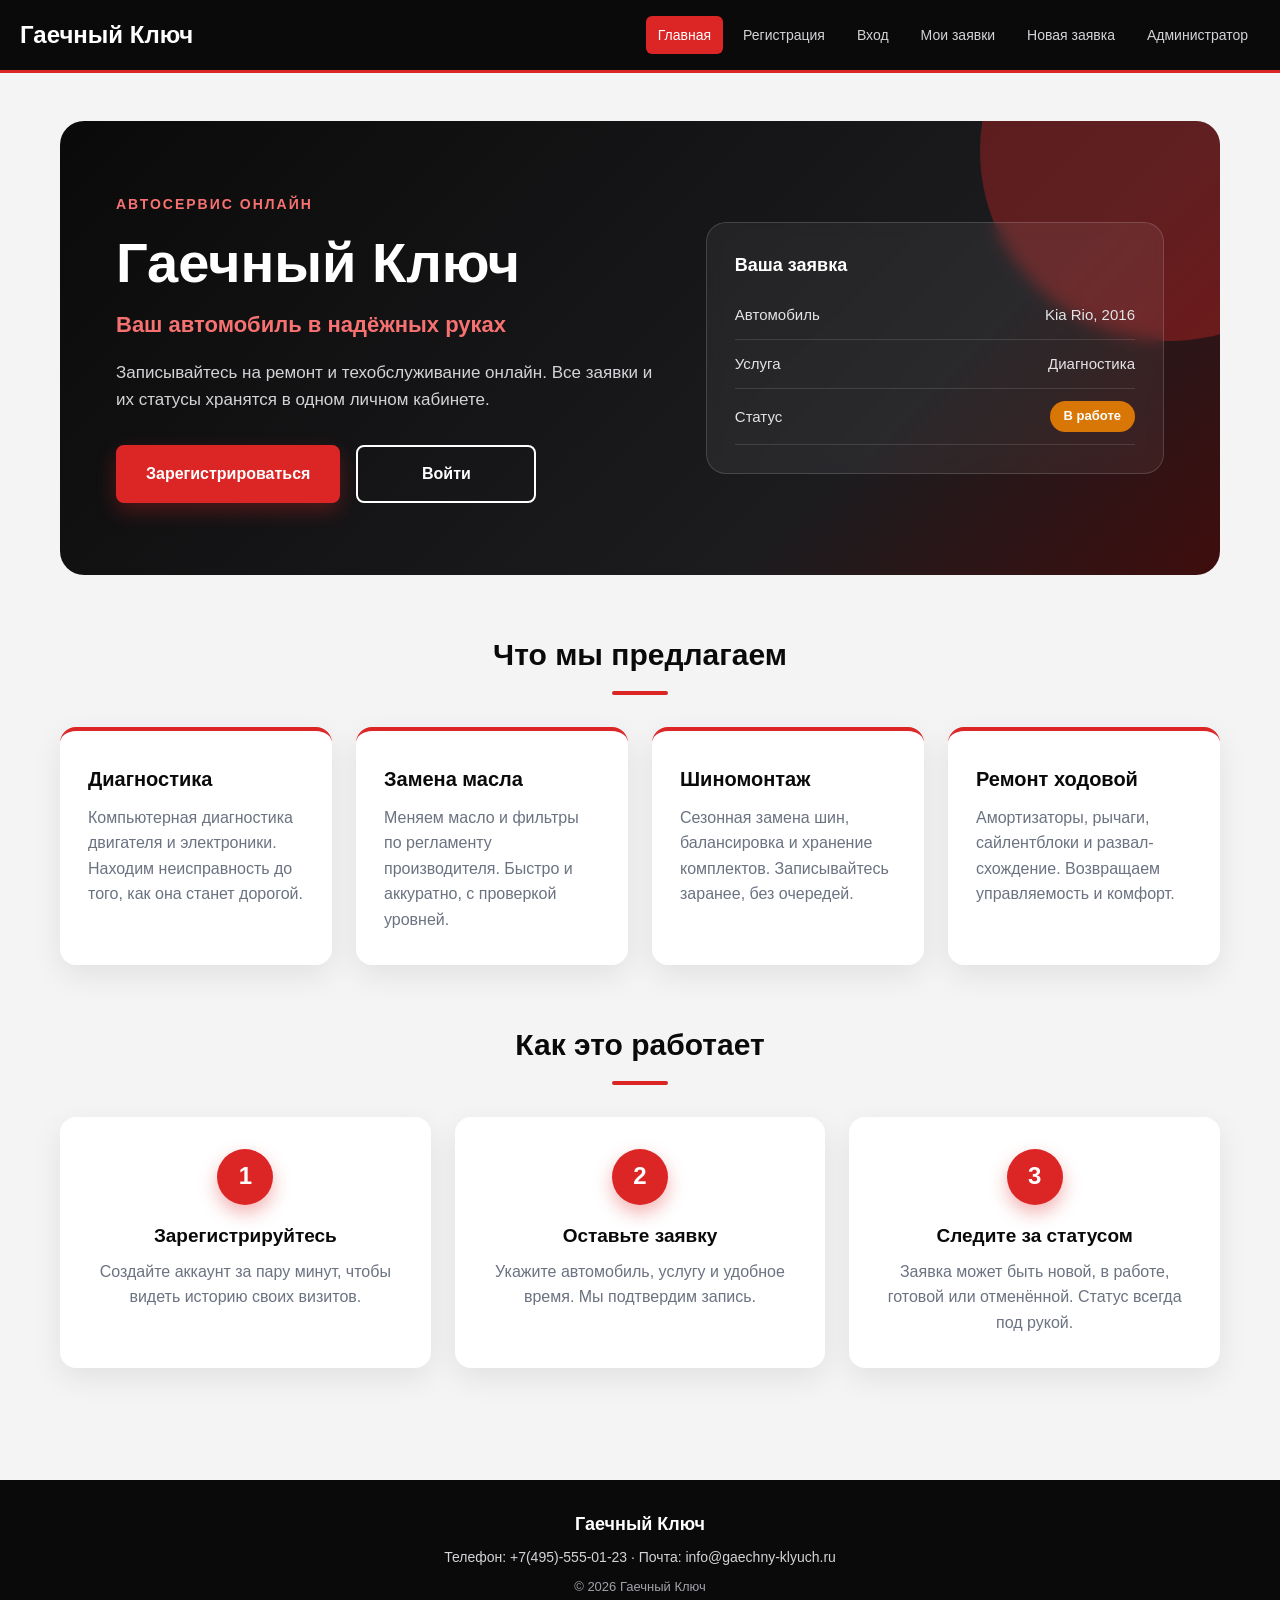
<file: index.html>
<!DOCTYPE html>
<html lang="ru">

<head>
    <meta charset="UTF-8">
    <meta name="viewport" content="width=device-width, initial-scale=1.0">
    <title>Главная | Гаечный Ключ</title>
    <link rel="stylesheet" href="css/style.css">
</head>

<body>
    <header class="header">
        <a class="header__logo" href="index.html">Гаечный Ключ</a>
        <nav class="header__nav">
            <a class="header__link header__link--active" href="index.html">Главная</a>
            <a class="header__link" href="register.html">Регистрация</a>
            <a class="header__link" href="login.html">Вход</a>
            <a class="header__link" href="orders.html">Мои заявки</a>
            <a class="header__link" href="create.html">Новая заявка</a>
            <a class="header__link" href="admin.html">Администратор</a>
        </nav>
    </header>

    <main class="main">
        <section class="hero">
            <div class="hero__content">
                <p class="hero__eyebrow">Автосервис онлайн</p>
                <h1 class="hero__title">Гаечный Ключ</h1>
                <p class="hero__slogan">Ваш автомобиль в надёжных руках</p>
                <p class="hero__text">Записывайтесь на ремонт и техобслуживание онлайн. Все заявки и их статусы хранятся
                    в одном личном кабинете.</p>
                <div class="hero__buttons">
                    <a class="button" href="register.html">Зарегистрироваться</a>
                    <a class="button button--outline" href="login.html">Войти</a>
                </div>
            </div>
            <div class="hero__panel">
                <p class="hero__panel-title">Ваша заявка</p>
                <div class="hero__panel-row"><span>Автомобиль</span><span>Kia Rio, 2016</span></div>
                <div class="hero__panel-row"><span>Услуга</span><span>Диагностика</span></div>
                <div class="hero__panel-row"><span>Статус</span><span class="status status--work">В работе</span></div>
            </div>
        </section>

        <section>
            <h2 class="section-title">Что мы предлагаем</h2>
            <div class="cards">
                <article class="service-card">
                    <h3 class="service-card__title">Диагностика</h3>
                    <p class="service-card__text">Компьютерная диагностика двигателя и электроники. Находим
                        неисправность до того, как она станет дорогой.</p>
                </article>
                <article class="service-card">
                    <h3 class="service-card__title">Замена масла</h3>
                    <p class="service-card__text">Меняем масло и фильтры по регламенту производителя. Быстро и
                        аккуратно, с проверкой уровней.</p>
                </article>
                <article class="service-card">
                    <h3 class="service-card__title">Шиномонтаж</h3>
                    <p class="service-card__text">Сезонная замена шин, балансировка и хранение комплектов. Записывайтесь
                        заранее, без очередей.</p>
                </article>
                <article class="service-card">
                    <h3 class="service-card__title">Ремонт ходовой</h3>
                    <p class="service-card__text">Амортизаторы, рычаги, сайлентблоки и развал-схождение. Возвращаем
                        управляемость и комфорт.</p>
                </article>
            </div>
        </section>

        <section>
            <h2 class="section-title">Как это работает</h2>
            <div class="cards">
                <div class="step">
                    <span class="step__number">1</span>
                    <h3 class="step__title">Зарегистрируйтесь</h3>
                    <p class="step__text">Создайте аккаунт за пару минут, чтобы видеть историю своих визитов.</p>
                </div>
                <div class="step">
                    <span class="step__number">2</span>
                    <h3 class="step__title">Оставьте заявку</h3>
                    <p class="step__text">Укажите автомобиль, услугу и удобное время. Мы подтвердим запись.</p>
                </div>
                <div class="step">
                    <span class="step__number">3</span>
                    <h3 class="step__title">Следите за статусом</h3>
                    <p class="step__text">Заявка может быть новой, в работе, готовой или отменённой. Статус всегда под
                        рукой.</p>
                </div>
            </div>
        </section>
    </main>

    <footer class="footer">
        <p class="footer__name">Гаечный Ключ</p>
        <p class="footer__text">Телефон: +7(495)-555-01-23 · Почта: info@gaechny-klyuch.ru</p>
        <p class="footer__year">© 2026 Гаечный Ключ</p>
    </footer>
</body>

</html>
</file>
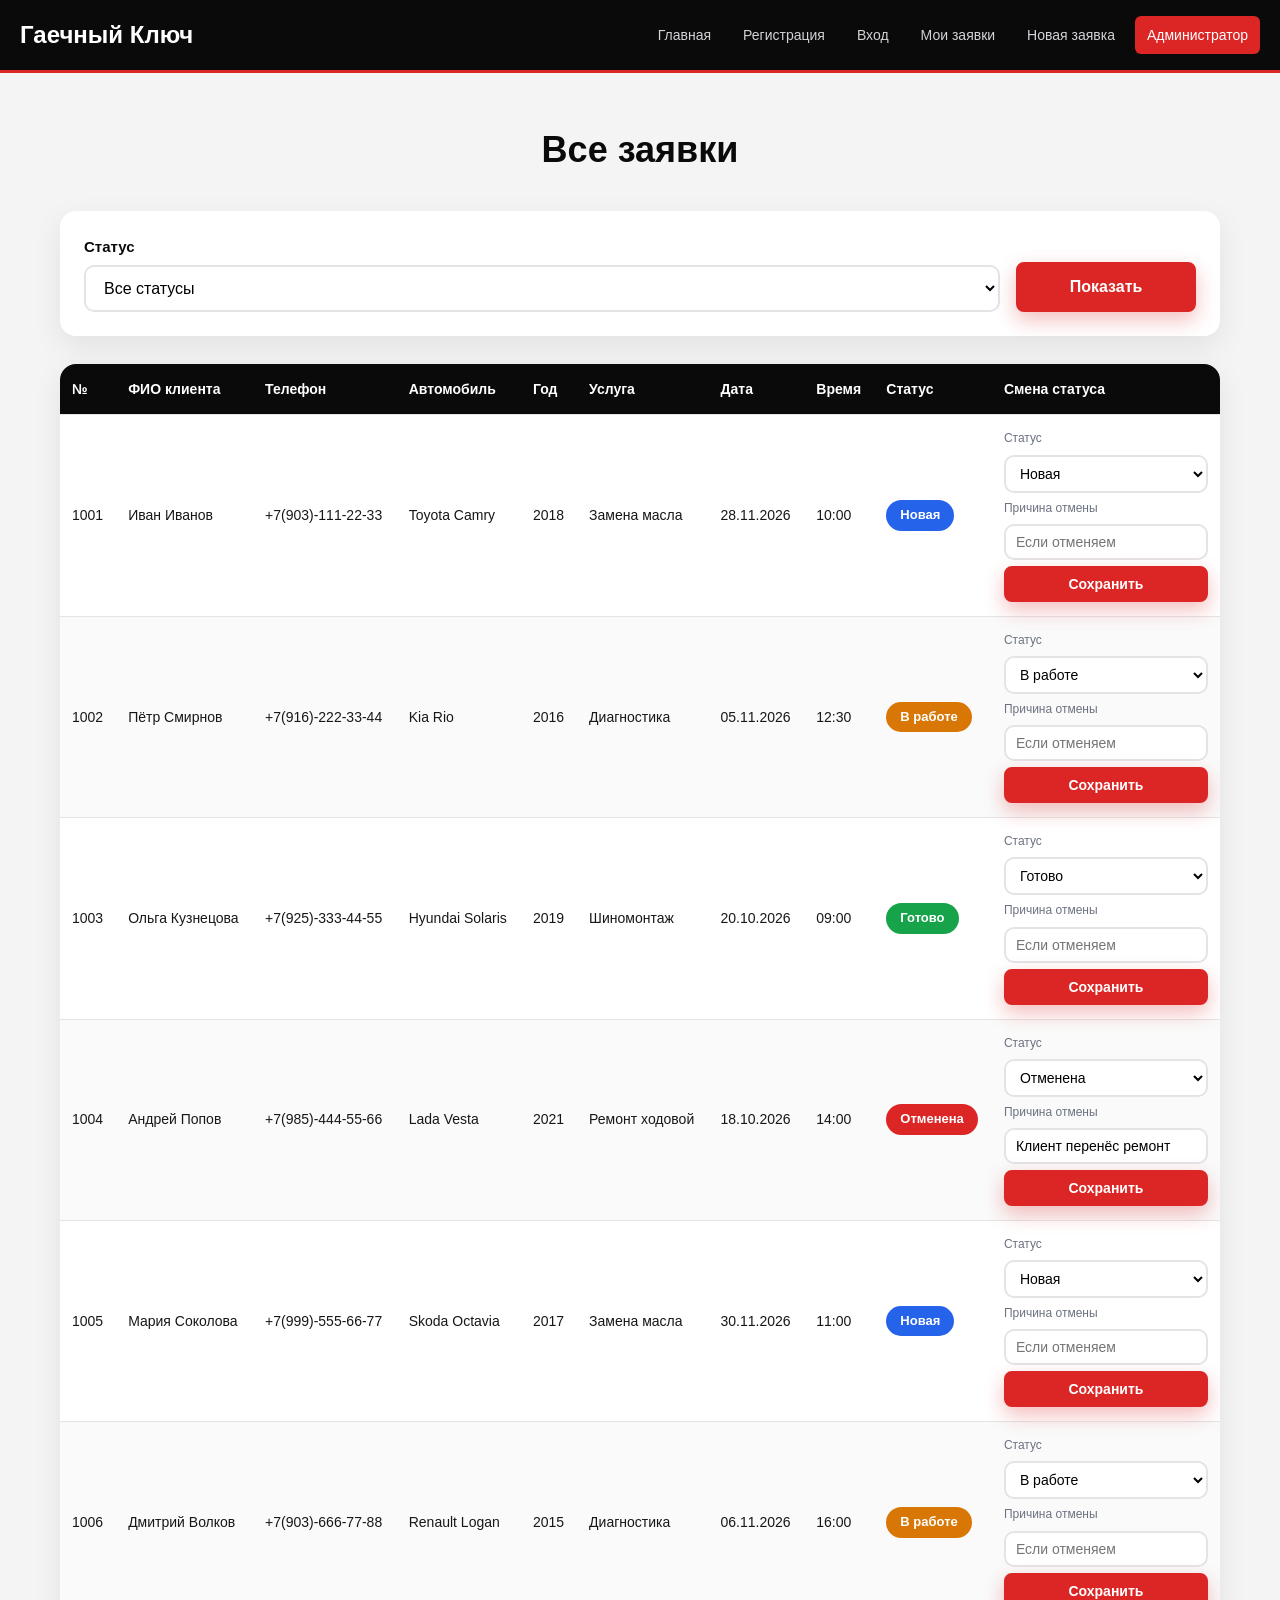
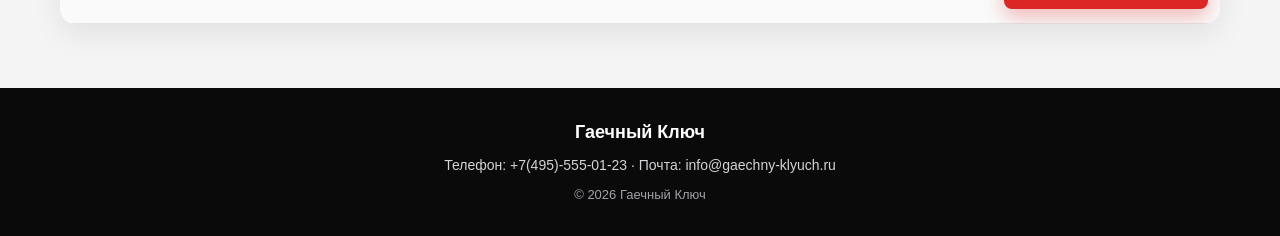
<file: admin.html>
<!DOCTYPE html>
<html lang="ru">

<head>
    <meta charset="UTF-8">
    <meta name="viewport" content="width=device-width, initial-scale=1.0">
    <title>Администратор | Гаечный Ключ</title>
    <link rel="stylesheet" href="css/style.css">
</head>

<body>
    <header class="header">
        <a class="header__logo" href="index.html">Гаечный Ключ</a>
        <nav class="header__nav">
            <a class="header__link" href="index.html">Главная</a>
            <a class="header__link" href="register.html">Регистрация</a>
            <a class="header__link" href="login.html">Вход</a>
            <a class="header__link" href="orders.html">Мои заявки</a>
            <a class="header__link" href="create.html">Новая заявка</a>
            <a class="header__link header__link--active" href="admin.html">Администратор</a>
        </nav>
    </header>

    <main class="main">
        <h1 class="page-title">Все заявки</h1>

        <form class="admin-filter" method="get" action="">
            <div class="form__group admin-filter__group">
                <label class="form__label" for="filter-status">Статус</label>
                <select class="form__select" id="filter-status" name="status">
                    <option value="">Все статусы</option>
                    <option value="new">Новая</option>
                    <option value="work">В работе</option>
                    <option value="done">Готово</option>
                    <option value="cancel">Отменена</option>
                </select>
            </div>
            <button class="button" type="submit">Показать</button>
        </form>

        <div class="table-wrap">
            <table class="table">
                <thead>
                    <tr>
                        <th>№</th>
                        <th>ФИО клиента</th>
                        <th>Телефон</th>
                        <th>Автомобиль</th>
                        <th>Год</th>
                        <th>Услуга</th>
                        <th>Дата</th>
                        <th>Время</th>
                        <th>Статус</th>
                        <th>Смена статуса</th>
                    </tr>
                </thead>
                <tbody>
                    <tr>
                        <td>1001</td>
                        <td>Иван Иванов</td>
                        <td>+7(903)-111-22-33</td>
                        <td>Toyota Camry</td>
                        <td>2018</td>
                        <td>Замена масла</td>
                        <td>28.11.2026</td>
                        <td>10:00</td>
                        <td><span class="status status--new">Новая</span></td>
                        <td>
                            <form class="table__form" method="post" action="">
                                <label class="table__label" for="status-1001">Статус</label>
                                <select class="form__select table__select" id="status-1001" name="status-1001">
                                    <option value="new" selected>Новая</option>
                                    <option value="work">В работе</option>
                                    <option value="done">Готово</option>
                                    <option value="cancel">Отменена</option>
                                </select>
                                <label class="table__label" for="cancel-1001">Причина отмены</label>
                                <input class="form__input table__input" type="text" id="cancel-1001" name="cancel-1001"
                                    placeholder="Если отменяем">
                                <button class="button table__button" type="submit">Сохранить</button>
                            </form>
                        </td>
                    </tr>
                    <tr>
                        <td>1002</td>
                        <td>Пётр Смирнов</td>
                        <td>+7(916)-222-33-44</td>
                        <td>Kia Rio</td>
                        <td>2016</td>
                        <td>Диагностика</td>
                        <td>05.11.2026</td>
                        <td>12:30</td>
                        <td><span class="status status--work">В работе</span></td>
                        <td>
                            <form class="table__form" method="post" action="">
                                <label class="table__label" for="status-1002">Статус</label>
                                <select class="form__select table__select" id="status-1002" name="status-1002">
                                    <option value="new">Новая</option>
                                    <option value="work" selected>В работе</option>
                                    <option value="done">Готово</option>
                                    <option value="cancel">Отменена</option>
                                </select>
                                <label class="table__label" for="cancel-1002">Причина отмены</label>
                                <input class="form__input table__input" type="text" id="cancel-1002" name="cancel-1002"
                                    placeholder="Если отменяем">
                                <button class="button table__button" type="submit">Сохранить</button>
                            </form>
                        </td>
                    </tr>
                    <tr>
                        <td>1003</td>
                        <td>Ольга Кузнецова</td>
                        <td>+7(925)-333-44-55</td>
                        <td>Hyundai Solaris</td>
                        <td>2019</td>
                        <td>Шиномонтаж</td>
                        <td>20.10.2026</td>
                        <td>09:00</td>
                        <td><span class="status status--done">Готово</span></td>
                        <td>
                            <form class="table__form" method="post" action="">
                                <label class="table__label" for="status-1003">Статус</label>
                                <select class="form__select table__select" id="status-1003" name="status-1003">
                                    <option value="new">Новая</option>
                                    <option value="work">В работе</option>
                                    <option value="done" selected>Готово</option>
                                    <option value="cancel">Отменена</option>
                                </select>
                                <label class="table__label" for="cancel-1003">Причина отмены</label>
                                <input class="form__input table__input" type="text" id="cancel-1003" name="cancel-1003"
                                    placeholder="Если отменяем">
                                <button class="button table__button" type="submit">Сохранить</button>
                            </form>
                        </td>
                    </tr>
                    <tr>
                        <td>1004</td>
                        <td>Андрей Попов</td>
                        <td>+7(985)-444-55-66</td>
                        <td>Lada Vesta</td>
                        <td>2021</td>
                        <td>Ремонт ходовой</td>
                        <td>18.10.2026</td>
                        <td>14:00</td>
                        <td><span class="status status--cancel">Отменена</span></td>
                        <td>
                            <form class="table__form" method="post" action="">
                                <label class="table__label" for="status-1004">Статус</label>
                                <select class="form__select table__select" id="status-1004" name="status-1004">
                                    <option value="new">Новая</option>
                                    <option value="work">В работе</option>
                                    <option value="done">Готово</option>
                                    <option value="cancel" selected>Отменена</option>
                                </select>
                                <label class="table__label" for="cancel-1004">Причина отмены</label>
                                <input class="form__input table__input" type="text" id="cancel-1004" name="cancel-1004"
                                    placeholder="Если отменяем" value="Клиент перенёс ремонт">
                                <button class="button table__button" type="submit">Сохранить</button>
                            </form>
                        </td>
                    </tr>
                    <tr>
                        <td>1005</td>
                        <td>Мария Соколова</td>
                        <td>+7(999)-555-66-77</td>
                        <td>Skoda Octavia</td>
                        <td>2017</td>
                        <td>Замена масла</td>
                        <td>30.11.2026</td>
                        <td>11:00</td>
                        <td><span class="status status--new">Новая</span></td>
                        <td>
                            <form class="table__form" method="post" action="">
                                <label class="table__label" for="status-1005">Статус</label>
                                <select class="form__select table__select" id="status-1005" name="status-1005">
                                    <option value="new" selected>Новая</option>
                                    <option value="work">В работе</option>
                                    <option value="done">Готово</option>
                                    <option value="cancel">Отменена</option>
                                </select>
                                <label class="table__label" for="cancel-1005">Причина отмены</label>
                                <input class="form__input table__input" type="text" id="cancel-1005" name="cancel-1005"
                                    placeholder="Если отменяем">
                                <button class="button table__button" type="submit">Сохранить</button>
                            </form>
                        </td>
                    </tr>
                    <tr>
                        <td>1006</td>
                        <td>Дмитрий Волков</td>
                        <td>+7(903)-666-77-88</td>
                        <td>Renault Logan</td>
                        <td>2015</td>
                        <td>Диагностика</td>
                        <td>06.11.2026</td>
                        <td>16:00</td>
                        <td><span class="status status--work">В работе</span></td>
                        <td>
                            <form class="table__form" method="post" action="">
                                <label class="table__label" for="status-1006">Статус</label>
                                <select class="form__select table__select" id="status-1006" name="status-1006">
                                    <option value="new">Новая</option>
                                    <option value="work" selected>В работе</option>
                                    <option value="done">Готово</option>
                                    <option value="cancel">Отменена</option>
                                </select>
                                <label class="table__label" for="cancel-1006">Причина отмены</label>
                                <input class="form__input table__input" type="text" id="cancel-1006" name="cancel-1006"
                                    placeholder="Если отменяем">
                                <button class="button table__button" type="submit">Сохранить</button>
                            </form>
                        </td>
                    </tr>
                </tbody>
            </table>
        </div>
    </main>

    <footer class="footer">
        <p class="footer__name">Гаечный Ключ</p>
        <p class="footer__text">Телефон: +7(495)-555-01-23 · Почта: info@gaechny-klyuch.ru</p>
        <p class="footer__year">© 2026 Гаечный Ключ</p>
    </footer>
</body>

</html>
</file>
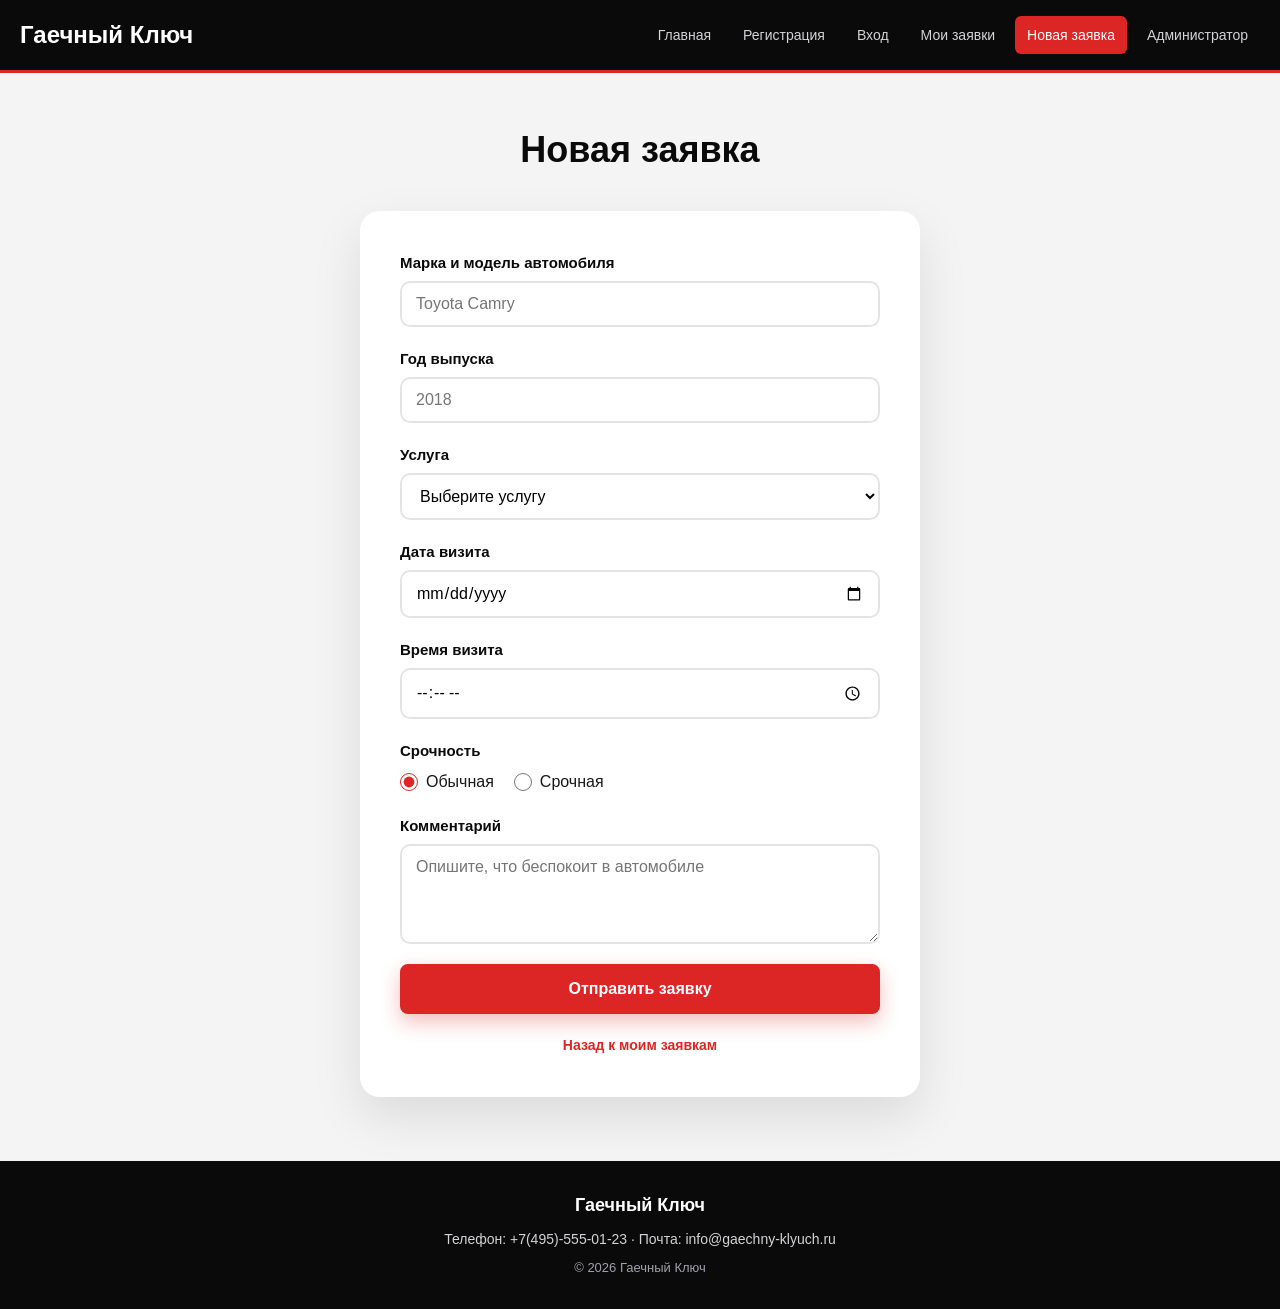
<file: create.html>
<!DOCTYPE html>
<html lang="ru">
<head>
    <meta charset="UTF-8">
    <meta name="viewport" content="width=device-width, initial-scale=1.0">
    <title>Новая заявка | Гаечный Ключ</title>
    <link rel="stylesheet" href="css/style.css">
</head>
<body>
    <header class="header">
        <a class="header__logo" href="index.html">Гаечный Ключ</a>
        <nav class="header__nav">
            <a class="header__link" href="index.html">Главная</a>
            <a class="header__link" href="register.html">Регистрация</a>
            <a class="header__link" href="login.html">Вход</a>
            <a class="header__link" href="orders.html">Мои заявки</a>
            <a class="header__link header__link--active" href="create.html">Новая заявка</a>
            <a class="header__link" href="admin.html">Администратор</a>
        </nav>
    </header>

    <main class="main">
        <h1 class="page-title">Новая заявка</h1>

        <form class="form form--create" method="post" action="">
            <div class="form__group">
                <label class="form__label" for="car">Марка и модель автомобиля</label>
                <input class="form__input" type="text" id="car" name="car"
                       placeholder="Toyota Camry" required>
            </div>

            <div class="form__group">
                <label class="form__label" for="year">Год выпуска</label>
                <input class="form__input" type="number" id="year" name="year"
                       placeholder="2018" min="1990" max="2026" required>
            </div>

            <div class="form__group">
                <label class="form__label" for="service">Услуга</label>
                <select class="form__select" id="service" name="service" required>
                    <option value="" disabled selected>Выберите услугу</option>
                    <option value="diagnostics">Диагностика</option>
                    <option value="oil">Замена масла</option>
                    <option value="tire">Шиномонтаж</option>
                    <option value="suspension">Ремонт ходовой</option>
                </select>
            </div>

            <div class="form__group">
                <label class="form__label" for="date">Дата визита</label>
                <input class="form__input" type="date" id="date" name="date" required>
            </div>

            <div class="form__group">
                <label class="form__label" for="time">Время визита</label>
                <input class="form__input" type="time" id="time" name="time" required>
            </div>

            <fieldset class="form__fieldset">
                <legend class="form__legend">Срочность</legend>
                <div class="form__options">
                    <div class="form__option">
                        <input type="radio" id="urgency-normal" name="urgency" value="normal" checked>
                        <label for="urgency-normal">Обычная</label>
                    </div>
                    <div class="form__option">
                        <input type="radio" id="urgency-urgent" name="urgency" value="urgent">
                        <label for="urgency-urgent">Срочная</label>
                    </div>
                </div>
            </fieldset>

            <div class="form__group">
                <label class="form__label" for="comment">Комментарий</label>
                <textarea class="form__textarea" id="comment" name="comment"
                          placeholder="Опишите, что беспокоит в автомобиле"></textarea>
            </div>

            <button class="button button--wide" type="submit">Отправить заявку</button>

            <p class="form__link"><a href="orders.html">Назад к моим заявкам</a></p>
        </form>
    </main>

    <footer class="footer">
        <p class="footer__name">Гаечный Ключ</p>
        <p class="footer__text">Телефон: +7(495)-555-01-23 · Почта: info@gaechny-klyuch.ru</p>
        <p class="footer__year">© 2026 Гаечный Ключ</p>
    </footer>
</body>
</html>
</file>
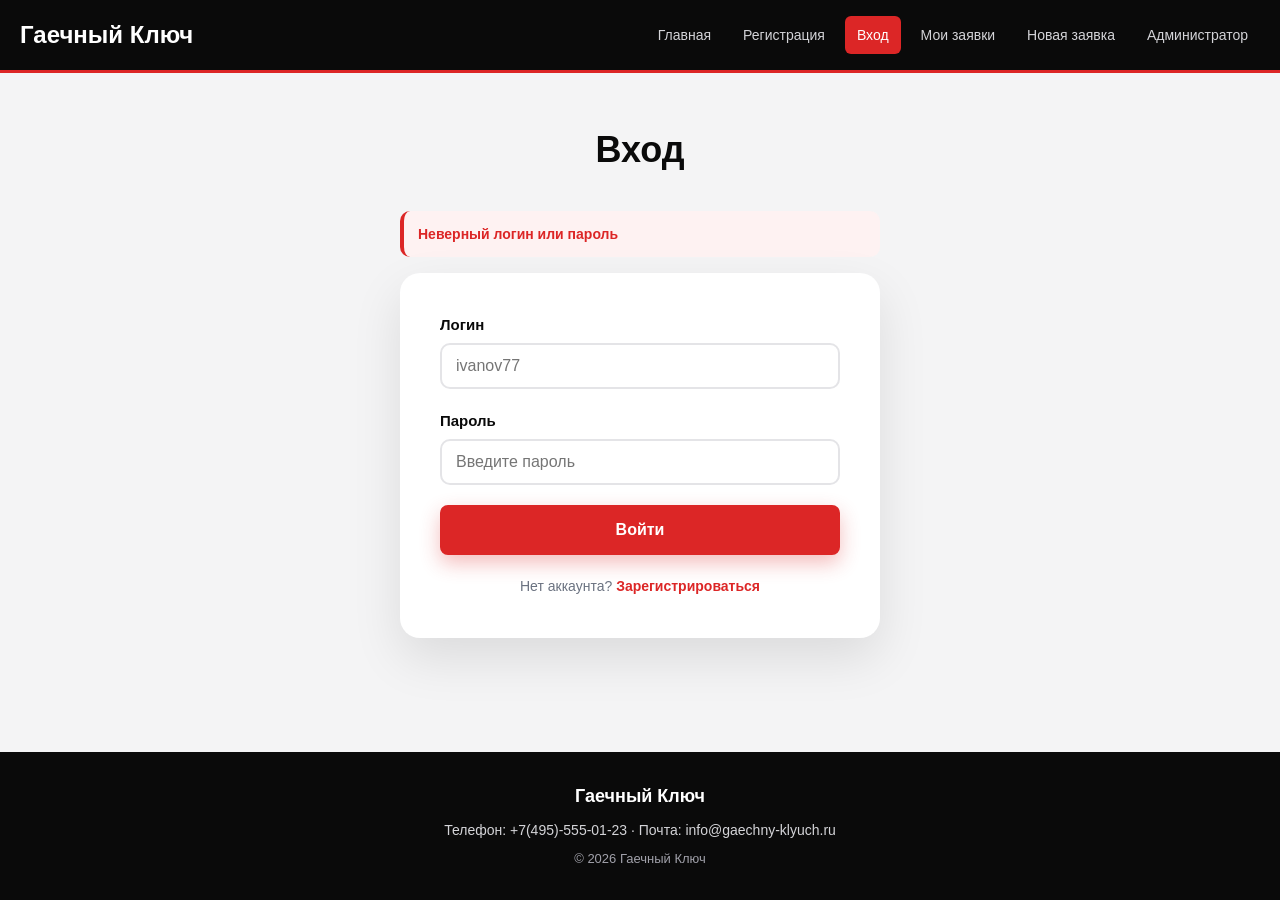
<file: login.html>
<!DOCTYPE html>
<html lang="ru">
<head>
    <meta charset="UTF-8">
    <meta name="viewport" content="width=device-width, initial-scale=1.0">
    <title>Вход | Гаечный Ключ</title>
    <link rel="stylesheet" href="css/style.css">
</head>
<body>
    <header class="header">
        <a class="header__logo" href="index.html">Гаечный Ключ</a>
        <nav class="header__nav">
            <a class="header__link" href="index.html">Главная</a>
            <a class="header__link" href="register.html">Регистрация</a>
            <a class="header__link header__link--active" href="login.html">Вход</a>
            <a class="header__link" href="orders.html">Мои заявки</a>
            <a class="header__link" href="create.html">Новая заявка</a>
            <a class="header__link" href="admin.html">Администратор</a>
        </nav>
    </header>

    <main class="main">
        <h1 class="page-title">Вход</h1>

        <div class="login">
            <p class="form__error login__alert">Неверный логин или пароль</p>

            <form class="form" method="post" action="">
                <div class="form__group">
                    <label class="form__label" for="login">Логин</label>
                    <input class="form__input" type="text" id="login" name="login"
                           placeholder="ivanov77" required>
                </div>

                <div class="form__group">
                    <label class="form__label" for="password">Пароль</label>
                    <input class="form__input" type="password" id="password" name="password"
                           placeholder="Введите пароль" required>
                </div>

                <button class="button button--wide" type="submit">Войти</button>

                <p class="form__link">Нет аккаунта? <a href="register.html">Зарегистрироваться</a></p>
            </form>
        </div>
    </main>

    <footer class="footer">
        <p class="footer__name">Гаечный Ключ</p>
        <p class="footer__text">Телефон: +7(495)-555-01-23 · Почта: info@gaechny-klyuch.ru</p>
        <p class="footer__year">© 2026 Гаечный Ключ</p>
    </footer>
</body>
</html>
</file>
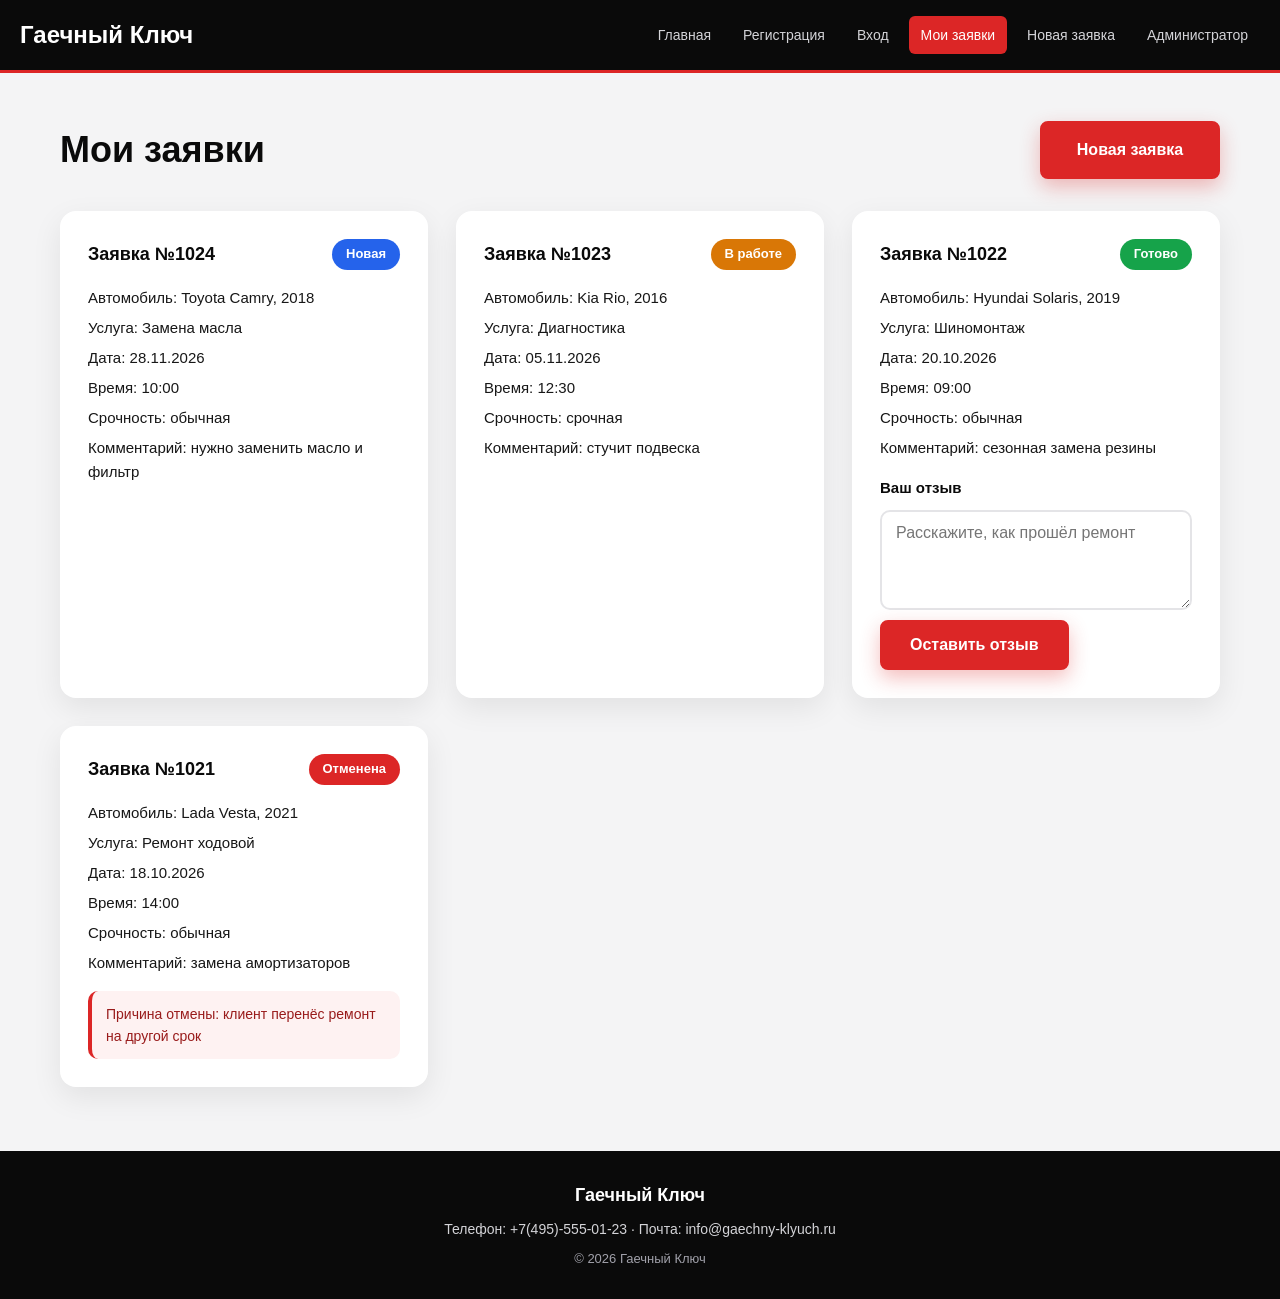
<file: orders.html>
<!DOCTYPE html>
<html lang="ru">

<head>
    <meta charset="UTF-8">
    <meta name="viewport" content="width=device-width, initial-scale=1.0">
    <title>Мои заявки | Гаечный Ключ</title>
    <link rel="stylesheet" href="css/style.css">
</head>

<body>
    <header class="header">
        <a class="header__logo" href="index.html">Гаечный Ключ</a>
        <nav class="header__nav">
            <a class="header__link" href="index.html">Главная</a>
            <a class="header__link" href="register.html">Регистрация</a>
            <a class="header__link" href="login.html">Вход</a>
            <a class="header__link header__link--active" href="orders.html">Мои заявки</a>
            <a class="header__link" href="create.html">Новая заявка</a>
            <a class="header__link" href="admin.html">Администратор</a>
        </nav>
    </header>

    <main class="main">
        <div class="orders__header">
            <h1 class="page-title">Мои заявки</h1>
            <a class="button" href="create.html">Новая заявка</a>
        </div>

        <div class="orders__list">
            <article class="order-card">
                <div class="order-card__top">
                    <span class="order-card__number">Заявка №1024</span>
                    <span class="status status--new">Новая</span>
                </div>
                <ul class="order-card__list">
                    <li>Автомобиль: Toyota Camry, 2018</li>
                    <li>Услуга: Замена масла</li>
                    <li>Дата: 28.11.2026</li>
                    <li>Время: 10:00</li>
                    <li>Срочность: обычная</li>
                    <li>Комментарий: нужно заменить масло и фильтр</li>
                </ul>
            </article>

            <article class="order-card">
                <div class="order-card__top">
                    <span class="order-card__number">Заявка №1023</span>
                    <span class="status status--work">В работе</span>
                </div>
                <ul class="order-card__list">
                    <li>Автомобиль: Kia Rio, 2016</li>
                    <li>Услуга: Диагностика</li>
                    <li>Дата: 05.11.2026</li>
                    <li>Время: 12:30</li>
                    <li>Срочность: срочная</li>
                    <li>Комментарий: стучит подвеска</li>
                </ul>
            </article>

            <article class="order-card">
                <div class="order-card__top">
                    <span class="order-card__number">Заявка №1022</span>
                    <span class="status status--done">Готово</span>
                </div>
                <ul class="order-card__list">
                    <li>Автомобиль: Hyundai Solaris, 2019</li>
                    <li>Услуга: Шиномонтаж</li>
                    <li>Дата: 20.10.2026</li>
                    <li>Время: 09:00</li>
                    <li>Срочность: обычная</li>
                    <li>Комментарий: сезонная замена резины</li>
                </ul>
                <form class="review" method="post" action="">
                    <label class="form__label" for="review-1022">Ваш отзыв</label>
                    <textarea class="form__textarea" id="review-1022" name="review"
                        placeholder="Расскажите, как прошёл ремонт" required></textarea>
                    <button class="button" type="submit">Оставить отзыв</button>
                </form>
            </article>

            <article class="order-card">
                <div class="order-card__top">
                    <span class="order-card__number">Заявка №1021</span>
                    <span class="status status--cancel">Отменена</span>
                </div>
                <ul class="order-card__list">
                    <li>Автомобиль: Lada Vesta, 2021</li>
                    <li>Услуга: Ремонт ходовой</li>
                    <li>Дата: 18.10.2026</li>
                    <li>Время: 14:00</li>
                    <li>Срочность: обычная</li>
                    <li>Комментарий: замена амортизаторов</li>
                </ul>
                <p class="order-card__cancel">Причина отмены: клиент перенёс ремонт на другой срок</p>
            </article>
        </div>
    </main>

    <footer class="footer">
        <p class="footer__name">Гаечный Ключ</p>
        <p class="footer__text">Телефон: +7(495)-555-01-23 · Почта: info@gaechny-klyuch.ru</p>
        <p class="footer__year">© 2026 Гаечный Ключ</p>
    </footer>
</body>

</html>
</file>
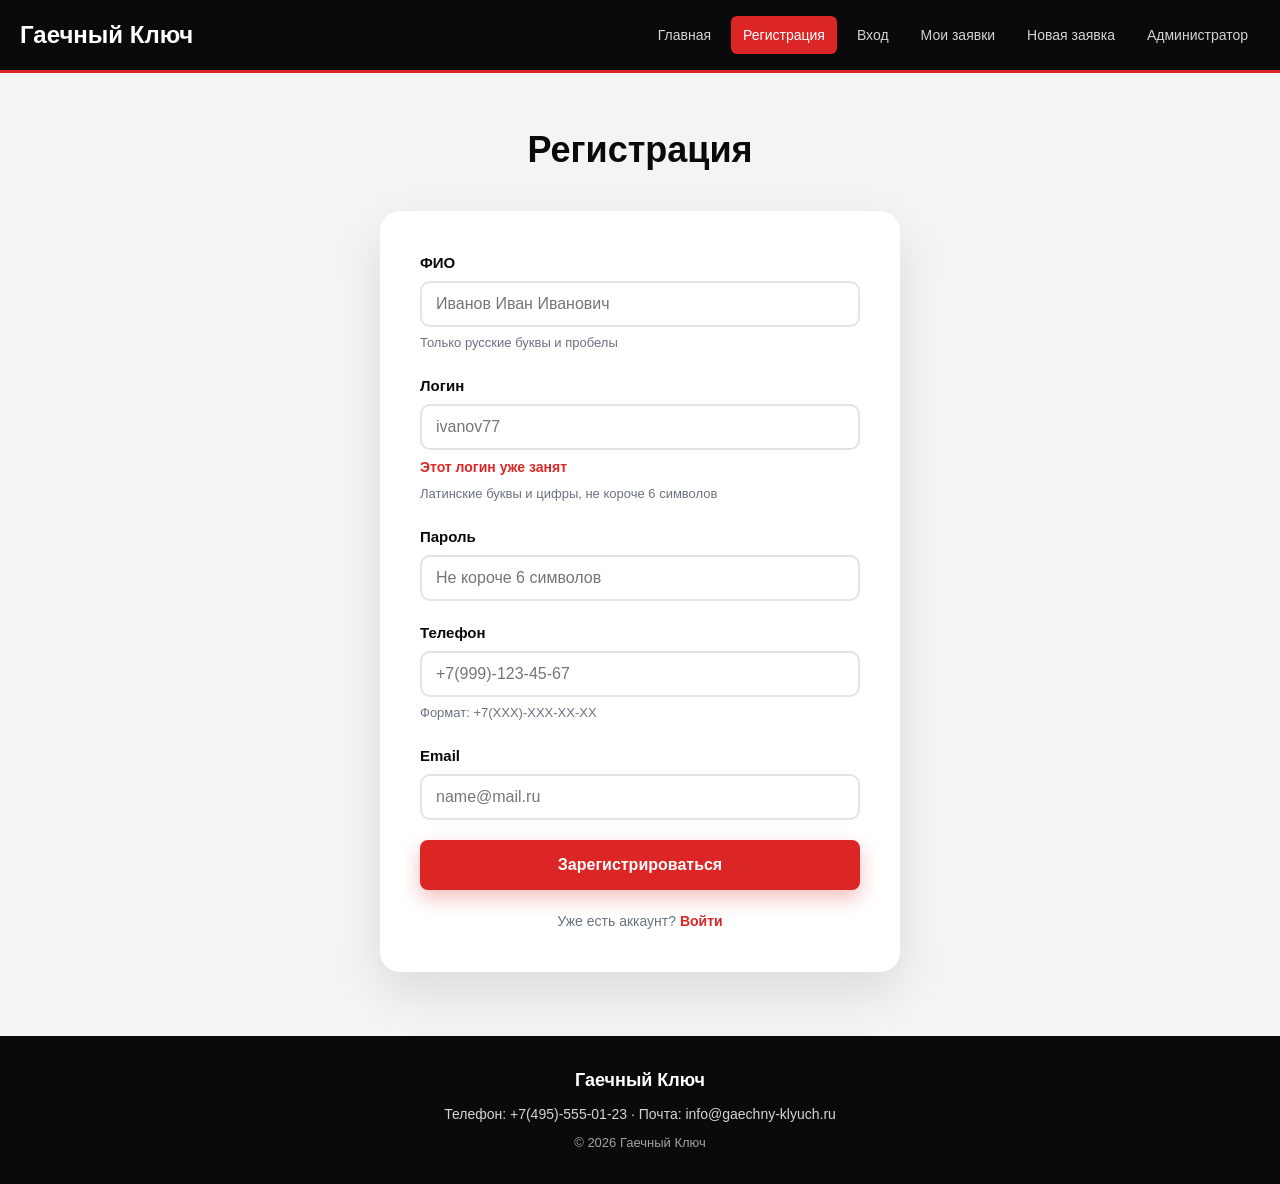
<file: register.html>
<!DOCTYPE html>
<html lang="ru">
<head>
    <meta charset="UTF-8">
    <meta name="viewport" content="width=device-width, initial-scale=1.0">
    <title>Регистрация | Гаечный Ключ</title>
    <link rel="stylesheet" href="css/style.css">
</head>
<body>
    <header class="header">
        <a class="header__logo" href="index.html">Гаечный Ключ</a>
        <nav class="header__nav">
            <a class="header__link" href="index.html">Главная</a>
            <a class="header__link header__link--active" href="register.html">Регистрация</a>
            <a class="header__link" href="login.html">Вход</a>
            <a class="header__link" href="orders.html">Мои заявки</a>
            <a class="header__link" href="create.html">Новая заявка</a>
            <a class="header__link" href="admin.html">Администратор</a>
        </nav>
    </header>

    <main class="main">
        <h1 class="page-title">Регистрация</h1>

        <form class="form form--register" method="post" action="">
            <div class="form__group">
                <label class="form__label" for="fullname">ФИО</label>
                <input class="form__input" type="text" id="fullname" name="fullname"
                       placeholder="Иванов Иван Иванович" pattern="[А-Яа-яЁё ]+" required>
                <span class="form__hint">Только русские буквы и пробелы</span>
            </div>

            <div class="form__group">
                <label class="form__label" for="login">Логин</label>
                <input class="form__input" type="text" id="login" name="login"
                       placeholder="ivanov77" minlength="6" pattern="[A-Za-z0-9]+" required>
                <span class="form__error">Этот логин уже занят</span>
                <span class="form__hint">Латинские буквы и цифры, не короче 6 символов</span>
            </div>

            <div class="form__group">
                <label class="form__label" for="password">Пароль</label>
                <input class="form__input" type="password" id="password" name="password"
                       placeholder="Не короче 6 символов" minlength="6" required>
            </div>

            <div class="form__group">
                <label class="form__label" for="phone">Телефон</label>
                <input class="form__input" type="tel" id="phone" name="phone"
                       placeholder="+7(999)-123-45-67" pattern="\+7\(\d{3}\)-\d{3}-\d{2}-\d{2}" required>
                <span class="form__hint">Формат: +7(XXX)-XXX-XX-XX</span>
            </div>

            <div class="form__group">
                <label class="form__label" for="email">Email</label>
                <input class="form__input" type="email" id="email" name="email"
                       placeholder="name@mail.ru" required>
            </div>

            <button class="button button--wide" type="submit">Зарегистрироваться</button>

            <p class="form__link">Уже есть аккаунт? <a href="login.html">Войти</a></p>
        </form>
    </main>

    <footer class="footer">
        <p class="footer__name">Гаечный Ключ</p>
        <p class="footer__text">Телефон: +7(495)-555-01-23 · Почта: info@gaechny-klyuch.ru</p>
        <p class="footer__year">© 2026 Гаечный Ключ</p>
    </footer>
</body>
</html>
</file>
<file: css/style.css>
:root {
    --color-main: #0a0a0a;
    --color-accent: #dc2626;
    --color-accent-dark: #b91c1c;
    --color-text: #171717;
    --color-bg: #f4f4f5;
    --color-muted: #6b7280;
    --color-border: #e4e4e7;
    --shadow-soft: 0 10px 30px rgba(0, 0, 0, 0.08);
    --shadow-hover: 0 20px 40px rgba(0, 0, 0, 0.16);
    --radius: 16px;
}

/* Общее */

* {
    margin: 0;
    padding: 0;
    box-sizing: border-box;
}

html {
    scroll-behavior: smooth;
}

body {
    font-family: 'Segoe UI', Arial, sans-serif;
    font-size: 16px;
    line-height: 1.6;
    color: var(--color-text);
    background-color: var(--color-bg);
    min-height: 100vh;
    display: flex;
    flex-direction: column;
}

.main {
    flex: 1;
    width: 100%;
    max-width: 1200px;
    margin: 0 auto;
    padding: 48px 20px 64px;
}

.page-title {
    font-size: 36px;
    color: var(--color-main);
    text-align: center;
    margin-bottom: 32px;
    animation: fadeUp 0.6s ease both;
}

.section-title {
    font-size: 30px;
    color: var(--color-main);
    text-align: center;
    margin: 56px 0 32px;
}

.section-title::after {
    content: "";
    display: block;
    width: 56px;
    height: 4px;
    background-color: var(--color-accent);
    border-radius: 4px;
    margin: 12px auto 0;
}

/* Шапка */

.header {
    background-color: var(--color-main);
    border-bottom: 3px solid var(--color-accent);
    padding: 16px 20px;
    display: flex;
    flex-wrap: wrap;
    justify-content: space-between;
    align-items: center;
    gap: 12px;
}

.header__logo {
    color: #ffffff;
    font-size: 24px;
    font-weight: bold;
    text-decoration: none;
}

.header__nav {
    display: flex;
    flex-wrap: wrap;
    gap: 8px;
}

.header__link {
    color: #d4d4d8;
    text-decoration: none;
    padding: 8px 12px;
    border-radius: 6px;
    font-size: 14px;
    transition: background-color 0.2s, color 0.2s;
}

.header__link:hover {
    color: #ffffff;
    background-color: #27272a;
}

.header__link--active {
    color: #ffffff;
    background-color: var(--color-accent);
}

/* Подвал */

.footer {
    background-color: var(--color-main);
    color: #d4d4d8;
    padding: 30px 20px;
    text-align: center;
    font-size: 14px;
}

.footer__name {
    color: #ffffff;
    font-size: 18px;
    font-weight: bold;
    margin-bottom: 8px;
}

.footer__text {
    margin-bottom: 8px;
}

.footer__year {
    color: #a1a1aa;
    font-size: 13px;
}

/* Кнопки */

.button {
    display: inline-flex;
    align-items: center;
    justify-content: center;
    min-width: 180px;
    padding: 14px 28px;
    background-color: var(--color-accent);
    color: #ffffff;
    border: 2px solid var(--color-accent);
    border-radius: 8px;
    font-size: 16px;
    font-weight: bold;
    text-decoration: none;
    text-align: center;
    cursor: pointer;
    box-shadow: 0 8px 20px rgba(220, 38, 38, 0.3);
    transition: transform 0.2s, background-color 0.2s, box-shadow 0.2s;
}

.button:hover {
    background-color: var(--color-accent-dark);
    border-color: var(--color-accent-dark);
    transform: translateY(-2px);
    box-shadow: 0 12px 24px rgba(220, 38, 38, 0.4);
}

.button--wide {
    width: 100%;
}

.button--outline {
    background-color: transparent;
    border-color: #ffffff;
    box-shadow: none;
}

.button--outline:hover {
    background-color: #ffffff;
    border-color: #ffffff;
    color: var(--color-main);
}

/* Формы */

.form {
    width: 100%;
    max-width: 480px;
    margin: 0 auto;
    background-color: #ffffff;
    padding: 40px;
    border-radius: 20px;
    box-shadow: 0 20px 50px rgba(0, 0, 0, 0.1);
    display: flex;
    flex-direction: column;
    gap: 20px;
    animation: fadeUp 0.6s ease both;
}

.form__group {
    display: flex;
    flex-direction: column;
    gap: 6px;
}

.form__label {
    font-weight: bold;
    font-size: 15px;
    color: var(--color-main);
}

.form__input,
.form__select,
.form__textarea {
    width: 100%;
    padding: 12px 14px;
    border: 2px solid var(--color-border);
    border-radius: 10px;
    font-size: 16px;
    font-family: inherit;
    background-color: #ffffff;
    transition: border-color 0.2s, box-shadow 0.2s;
}

.form__input:focus,
.form__select:focus,
.form__textarea:focus {
    outline: none;
    border-color: var(--color-accent);
    box-shadow: 0 0 0 4px rgba(220, 38, 38, 0.15);
}

.form__textarea {
    min-height: 100px;
    resize: vertical;
}

.form__hint {
    font-size: 13px;
    color: var(--color-muted);
}

.form__error {
    font-size: 14px;
    font-weight: bold;
    color: #dc2626;
}

.form__link {
    text-align: center;
    font-size: 14px;
    color: var(--color-muted);
}

.form__link a {
    color: var(--color-accent);
    font-weight: bold;
    text-decoration: none;
}

.form__link a:hover {
    text-decoration: underline;
}

/* Статусы заявок */

.status {
    display: inline-block;
    padding: 5px 14px;
    border-radius: 999px;
    font-size: 13px;
    font-weight: bold;
    color: #ffffff;
    white-space: nowrap;
}

.status--new {
    background-color: #2563eb;
}

.status--work {
    background-color: #d97706;
}

.status--done {
    background-color: #16a34a;
}

.status--cancel {
    background-color: #dc2626;
}

/* Анимации */

@keyframes fadeUp {
    from {
        opacity: 0;
        transform: translateY(20px);
    }
    to {
        opacity: 1;
        transform: translateY(0);
    }
}

@keyframes floaty {
    0%, 100% {
        transform: translateY(0);
    }
    50% {
        transform: translateY(-8px);
    }
}

/* Адаптация: планшет */

@media (max-width: 900px) {
    .hero {
        grid-template-columns: 1fr;
        padding: 56px 36px;
    }

    .hero__title {
        font-size: 44px;
    }
}

/* Адаптация: телефон */

@media (max-width: 480px) {
    .main {
        padding: 32px 16px 48px;
    }

    .page-title {
        font-size: 26px;
    }

    .section-title {
        font-size: 24px;
        margin: 40px 0 24px;
    }

    .form {
        padding: 24px 20px;
    }

    .admin-filter .button {
        width: 100%;
    }
}

@media (prefers-reduced-motion: reduce) {
    *,
    *::before,
    *::after {
        animation: none !important;
        transition: none !important;
    }
}

/* Дальше каждая ветка дописывает в конец файла стили своей страницы */

/* Страница: Главная */

.hero {
    position: relative;
    overflow: hidden;
    display: grid;
    grid-template-columns: 1.2fr 1fr;
    gap: 40px;
    align-items: center;
    background: linear-gradient(135deg, #0a0a0a 0%, #1c1c1f 70%, #3f0d0d 100%);
    color: #ffffff;
    border-radius: 24px;
    padding: 72px 56px;
    margin-bottom: 16px;
    animation: fadeUp 0.8s ease both;
}

.hero::before {
    content: "";
    position: absolute;
    width: 380px;
    height: 380px;
    right: -140px;
    top: -160px;
    background: rgba(220, 38, 38, 0.35);
    border-radius: 50%;
}

.hero__content {
    position: relative;
    z-index: 1;
}

.hero__eyebrow {
    font-size: 14px;
    font-weight: bold;
    letter-spacing: 2px;
    text-transform: uppercase;
    color: #f87171;
    margin-bottom: 16px;
}

.hero__title {
    font-size: 56px;
    line-height: 1.1;
    margin-bottom: 14px;
}

.hero__slogan {
    font-size: 22px;
    font-weight: bold;
    color: #f87171;
    margin-bottom: 16px;
}

.hero__text {
    font-size: 17px;
    color: #d4d4d8;
    max-width: 560px;
    margin-bottom: 32px;
}

.hero__buttons {
    display: flex;
    flex-wrap: wrap;
    gap: 16px;
}

.hero__panel {
    position: relative;
    z-index: 1;
    background: rgba(255, 255, 255, 0.06);
    border: 1px solid rgba(255, 255, 255, 0.15);
    border-radius: 20px;
    padding: 28px;
    backdrop-filter: blur(8px);
    animation: floaty 4s ease-in-out infinite;
}

.hero__panel-title {
    font-size: 18px;
    font-weight: bold;
    margin-bottom: 12px;
}

.hero__panel-row {
    display: flex;
    justify-content: space-between;
    align-items: center;
    gap: 12px;
    padding: 12px 0;
    border-bottom: 1px solid rgba(255, 255, 255, 0.12);
    font-size: 15px;
    color: #e4e4e7;
}

.cards {
    display: grid;
    grid-template-columns: repeat(auto-fit, minmax(240px, 1fr));
    gap: 24px;
    margin-bottom: 48px;
}

.service-card {
    background-color: #ffffff;
    border-radius: var(--radius);
    padding: 32px 28px;
    border-top: 4px solid var(--color-accent);
    box-shadow: var(--shadow-soft);
    transition: transform 0.3s, box-shadow 0.3s;
}

.service-card:hover {
    transform: translateY(-8px);
    box-shadow: var(--shadow-hover);
}

.service-card__title {
    font-size: 20px;
    color: var(--color-main);
    margin-bottom: 10px;
}

.service-card__text {
    color: var(--color-muted);
}

.step {
    background-color: #ffffff;
    border-radius: var(--radius);
    padding: 32px 28px;
    text-align: center;
    box-shadow: var(--shadow-soft);
    transition: transform 0.3s, box-shadow 0.3s;
}

.step:hover {
    transform: translateY(-6px);
    box-shadow: var(--shadow-hover);
}

.step__number {
    display: inline-flex;
    align-items: center;
    justify-content: center;
    width: 56px;
    height: 56px;
    border-radius: 50%;
    background-color: var(--color-accent);
    color: #ffffff;
    font-size: 24px;
    font-weight: bold;
    margin-bottom: 16px;
    box-shadow: 0 8px 18px rgba(220, 38, 38, 0.35);
}

.step__title {
    font-size: 19px;
    color: var(--color-main);
    margin-bottom: 8px;
}

.step__text {
    color: var(--color-muted);
}

@media (max-width: 900px) {
    .hero {
        grid-template-columns: 1fr;
        padding: 56px 36px;
    }

    .hero__title {
        font-size: 44px;
    }
}

@media (max-width: 480px) {
    .hero {
        padding: 36px 22px;
        border-radius: 18px;
    }

    .hero__title {
        font-size: 34px;
    }

    .hero__slogan {
        font-size: 18px;
    }

    .hero__buttons .button {
        width: 100%;
    }
}
/* Дальше каждая ветка дописывает в конец файла стили своей страницы */

/* Страница: Регистрация */

.form--register {
    max-width: 520px;
}

/* Страница: Вход */

.login {
    max-width: 480px;
    margin: 0 auto;
}

.login__alert {
    margin-bottom: 16px;
    padding: 12px 14px;
    background-color: #fef2f2;
    border-left: 4px solid #dc2626;
    border-radius: 10px;
}

/* Страница: Мои заявки */

.orders__header {
    display: flex;
    flex-wrap: wrap;
    justify-content: space-between;
    align-items: center;
    gap: 16px;
    margin-bottom: 32px;
}

.orders__header .page-title {
    margin-bottom: 0;
    text-align: left;
}

.orders__list {
    display: grid;
    grid-template-columns: repeat(auto-fit, minmax(280px, 1fr));
    gap: 28px;
    animation: fadeUp 0.6s ease both;
}

.order-card {
    background-color: #ffffff;
    border-radius: var(--radius);
    padding: 28px;
    box-shadow: var(--shadow-soft);
    display: flex;
    flex-direction: column;
    gap: 16px;
    transition: transform 0.3s, box-shadow 0.3s;
}

.order-card:hover {
    transform: translateY(-6px);
    box-shadow: var(--shadow-hover);
}

.order-card__top {
    display: flex;
    justify-content: space-between;
    align-items: center;
    flex-wrap: wrap;
    gap: 10px;
}

.order-card__number {
    font-size: 18px;
    font-weight: bold;
    color: var(--color-main);
}

.order-card__list {
    list-style: none;
    display: flex;
    flex-direction: column;
    gap: 6px;
    font-size: 15px;
}

.order-card__cancel {
    padding: 12px 14px;
    background-color: #fef2f2;
    border-left: 4px solid #dc2626;
    border-radius: 10px;
    font-size: 14px;
    color: #991b1b;
}

@media (max-width: 480px) {
    .order-card {
        padding: 20px;
    }
}

.review {
    display: flex;
    flex-direction: column;
    gap: 10px;
}

.review .button {
    align-self: flex-start;
}

/* Страница: Новая заявка */

.form--create {
    max-width: 560px;
}

.form__fieldset {
    border: none;
    display: flex;
    flex-direction: column;
    gap: 8px;
}

.form__legend {
    font-weight: bold;
    font-size: 15px;
    color: var(--color-main);
    margin-bottom: 6px;
}

.form__options {
    display: flex;
    flex-wrap: wrap;
    gap: 20px;
}

.form__option {
    display: flex;
    align-items: center;
    gap: 8px;
}

.form__option input {
    width: 18px;
    height: 18px;
    accent-color: var(--color-accent);
}

/* Страница: Панель администратора */

.table-wrap {
    overflow-x: auto;
    background-color: #ffffff;
    border-radius: var(--radius);
    box-shadow: var(--shadow-soft);
    animation: fadeUp 0.6s ease both;
}

.table {
    width: 100%;
    min-width: 1100px;
    border-collapse: collapse;
    font-size: 14px;
}

.table th,
.table td {
    padding: 14px 12px;
    text-align: left;
    vertical-align: middle;
    border-bottom: 1px solid var(--color-border);
}

.table th {
    background-color: var(--color-main);
    color: #ffffff;
    white-space: nowrap;
}

.table tbody tr {
    transition: background-color 0.2s;
}

.table tbody tr:nth-child(even) {
    background-color: #fafafa;
}

.table tbody tr:hover {
    background-color: #fef2f2;
}

.admin-filter {
    display: flex;
    flex-wrap: wrap;
    align-items: flex-end;
    gap: 16px;
    background-color: #ffffff;
    padding: 24px;
    border-radius: var(--radius);
    margin-bottom: 28px;
    box-shadow: var(--shadow-soft);
    animation: fadeUp 0.6s ease both;
}

.admin-filter__group {
    flex: 1 1 220px;
}

.table__form {
    display: flex;
    flex-direction: column;
    gap: 6px;
    min-width: 200px;
}

.table__label {
    font-size: 12px;
    color: var(--color-muted);
}

.table__select,
.table__input {
    padding: 8px 10px;
    font-size: 14px;
}

.table__button {
    padding: 8px 12px;
    min-width: 0;
    font-size: 14px;
}

@media (max-width: 480px) {
    .admin-filter {
        padding: 16px;
    }
}
</file>
